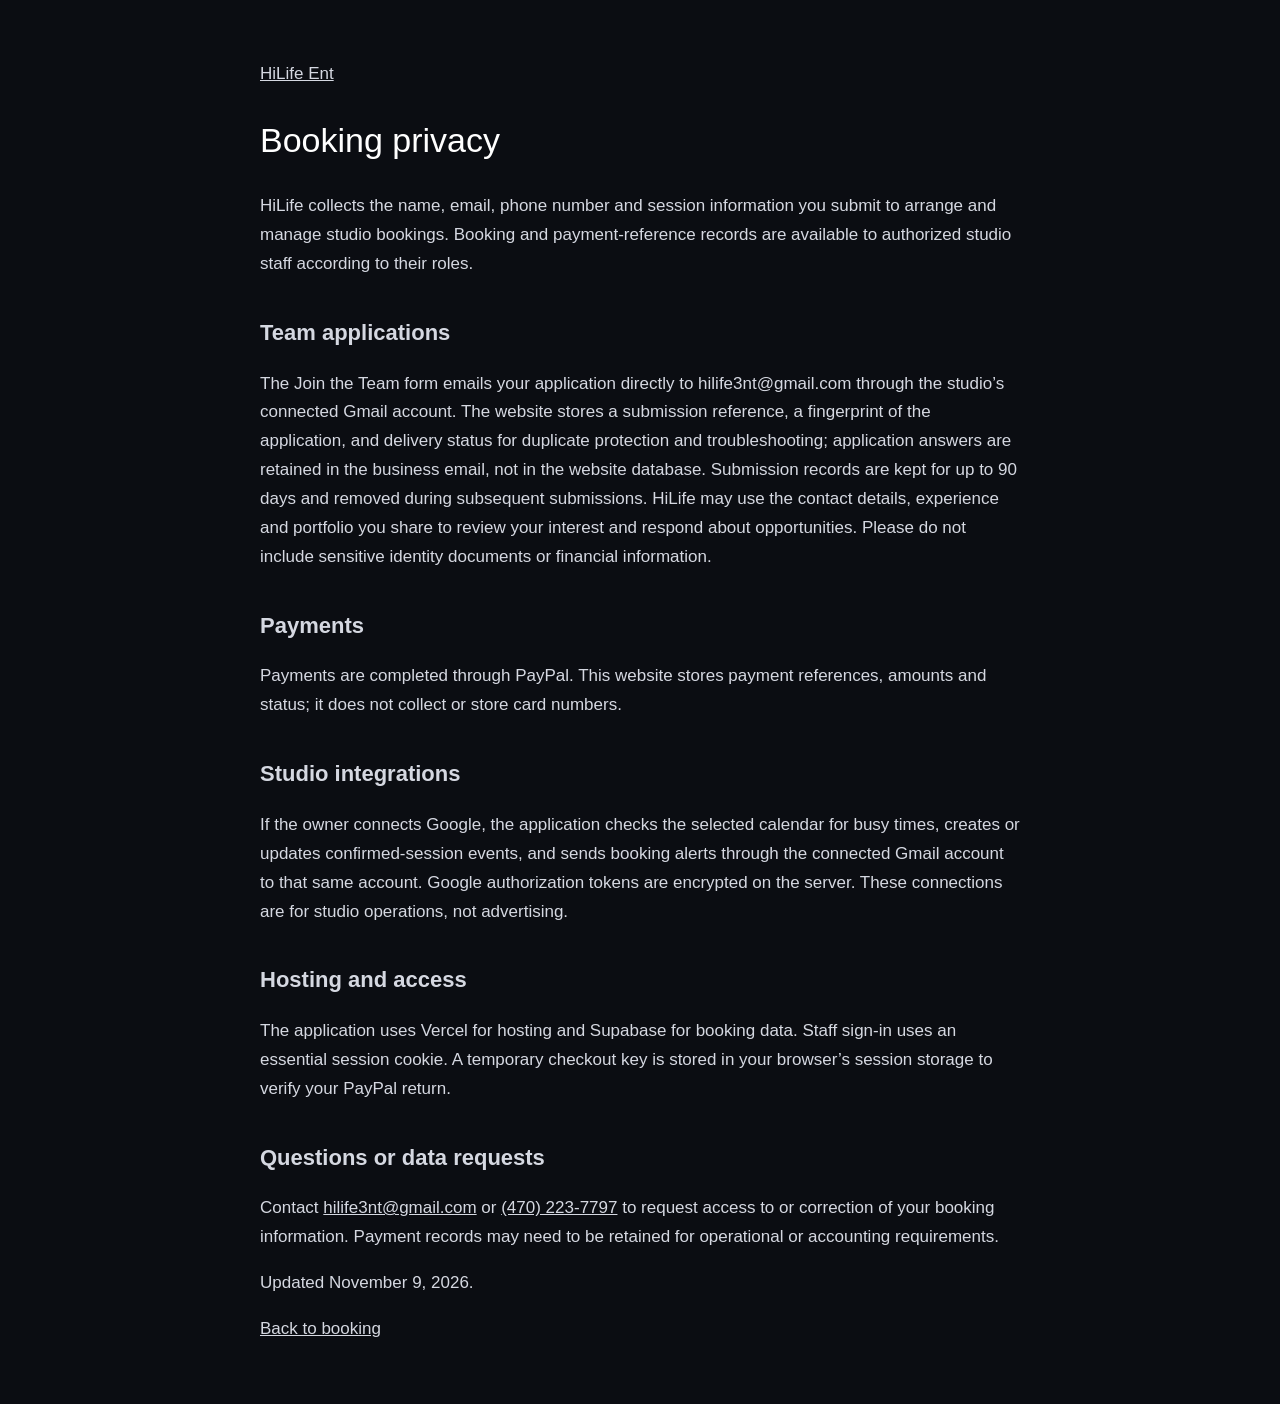
<file: public/privacy.html>
<!doctype html><html lang="en"><head><meta charset="utf-8"><meta name="viewport" content="width=device-width,initial-scale=1"><title>Booking Privacy | HiLife Ent</title><style>body{font:17px/1.7 Arial,sans-serif;max-width:760px;margin:60px auto;padding:0 24px;background:#0b0d12;color:#d5d8e1}h1{color:white;font-weight:400}a{color:inherit}h2{font-size:22px;margin-top:35px}</style><link rel="icon" href="/favicon.ico?v=2" sizes="any"><link rel="icon" href="/favicon.svg?v=2" type="image/svg+xml"><link rel="icon" href="/favicon-32.png?v=2" type="image/png" sizes="32x32"><link rel="apple-touch-icon" href="/apple-touch-icon.png?v=2" sizes="180x180"><link rel="apple-touch-icon" href="/apple-touch-icon-167.png?v=2" sizes="167x167"><link rel="apple-touch-icon" href="/apple-touch-icon-152.png?v=2" sizes="152x152"><link rel="manifest" href="/site.webmanifest?v=2"><meta name="theme-color" content="#0b0c10"><meta name="apple-mobile-web-app-title" content="HiLife"><meta name="apple-mobile-web-app-capable" content="yes"><meta name="mobile-web-app-capable" content="yes"><meta name="apple-mobile-web-app-status-bar-style" content="default"><meta property="og:type" content="website"><meta property="og:title" content="Booking Privacy | HiLife Ent"><meta property="og:image" content="https://hilifeatl.com/assets/hilife-hero-preview-v2.webp"><meta property="og:image:type" content="image/webp"><meta property="og:image:width" content="1086"><meta property="og:image:height" content="1448"><meta property="og:image:alt" content="HiLife recording room with purple walls, orange lighting and studio monitors"><meta name="twitter:card" content="summary_large_image"><meta name="twitter:title" content="Booking Privacy | HiLife Ent"><meta name="twitter:image" content="https://hilifeatl.com/assets/hilife-hero-preview-v2.webp"><meta name="twitter:image:alt" content="HiLife recording room with purple walls, orange lighting and studio monitors"></head><body><a href="/">HiLife Ent</a><h1>Booking privacy</h1><p>HiLife collects the name, email, phone number and session information you submit to arrange and manage studio bookings. Booking and payment-reference records are available to authorized studio staff according to their roles.</p><h2>Team applications</h2><p>The Join the Team form emails your application directly to hilife3nt@gmail.com through the studio’s connected Gmail account. The website stores a submission reference, a fingerprint of the application, and delivery status for duplicate protection and troubleshooting; application answers are retained in the business email, not in the website database. Submission records are kept for up to 90 days and removed during subsequent submissions. HiLife may use the contact details, experience and portfolio you share to review your interest and respond about opportunities. Please do not include sensitive identity documents or financial information.</p><h2>Payments</h2><p>Payments are completed through PayPal. This website stores payment references, amounts and status; it does not collect or store card numbers.</p><h2>Studio integrations</h2><p>If the owner connects Google, the application checks the selected calendar for busy times, creates or updates confirmed-session events, and sends booking alerts through the connected Gmail account to that same account. Google authorization tokens are encrypted on the server. These connections are for studio operations, not advertising.</p><h2>Hosting and access</h2><p>The application uses Vercel for hosting and Supabase for booking data. Staff sign-in uses an essential session cookie. A temporary checkout key is stored in your browser’s session storage to verify your PayPal return.</p><h2>Questions or data requests</h2><p>Contact <a href="mailto:hilife3nt@gmail.com">hilife3nt@gmail.com</a> or <a href="tel:+14702237797">(470) 223-7797</a> to request access to or correction of your booking information. Payment records may need to be retained for operational or accounting requirements.</p><p>Updated November 9, 2026.</p><a href="/book">Back to booking</a></body></html>
</file>
